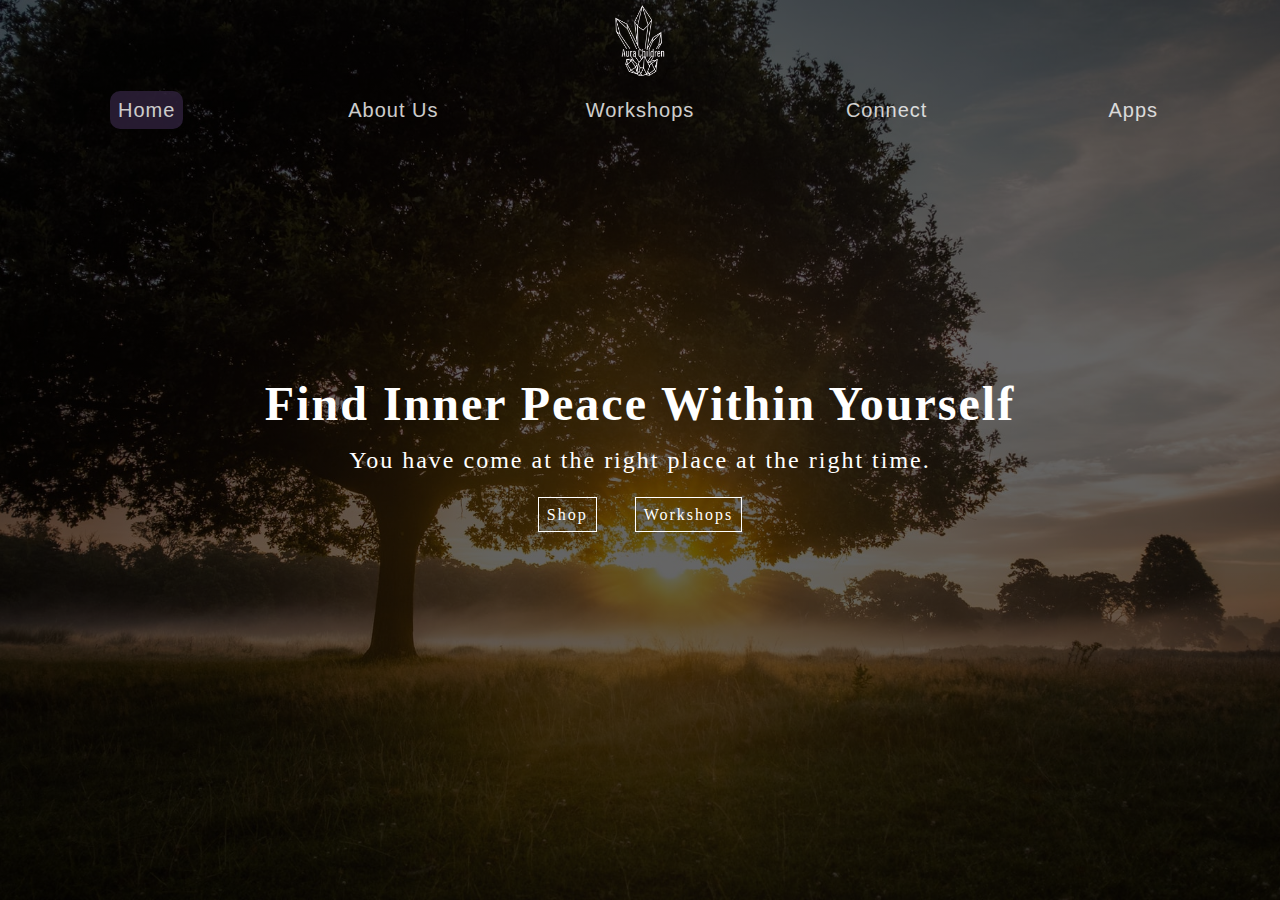
<file: index.html>
<!DOCTYPE html>
<html lang="en">
  <head>
    <meta charset="UTF-8" />
    <meta name="viewport" content="width=device-width, initial-scale=1.0" />
    <title>Aura Children</title>
    <link rel="stylesheet" href="styles/general.css" />
    <link rel="stylesheet" href="styles/home.css" />
  </head>
  <body>
    <header class="home-banner">
      <div class="nav-bar">
        <div class="logo">
          <img src="images/logo-1.png" alt="" />
        </div>
        <ul class="main-nav">
          <li>
            <a
              href="index.html"
              style="
                background-color: #30223d;
                padding: 0.5rem;
                border-radius: 10px;
              "
              >Home</a
            >
          </li>
          <li><a href="about-us.html">About Us</a></li>
          <li><a href="workshop.html">Workshops </a></li>
          <li><a href="connect.html">Connect</a></li>
          <li>
            <a href="#">Apps</a>
            <ul>
              <li><a href="spirit-animal.html">Spirit Animal</a></li>
              <li><a href="tarot.html">Tarot Cards</a></li>
            </ul>
          </li>
        </ul>
        <div class="hamburger">
          <div class="line1"></div>
          <div class="line2"></div>
          <div class="line3"></div>
        </div>
      </div>
      <div class="tagline">
        <h1>Find Inner Peace Within Yourself</h1>
        <p>You have come at the right place at the right time.</p>
        <div class="tagline-links">
          <a href="http://www.aura-children.myshopify.com" target="_blank"
            >Shop</a
          >
          <a href="workshop.html">Workshops</a>
        </div>
      </div>
    </header>

    <script src="app.js"></script>
  </body>
</html>
</file>
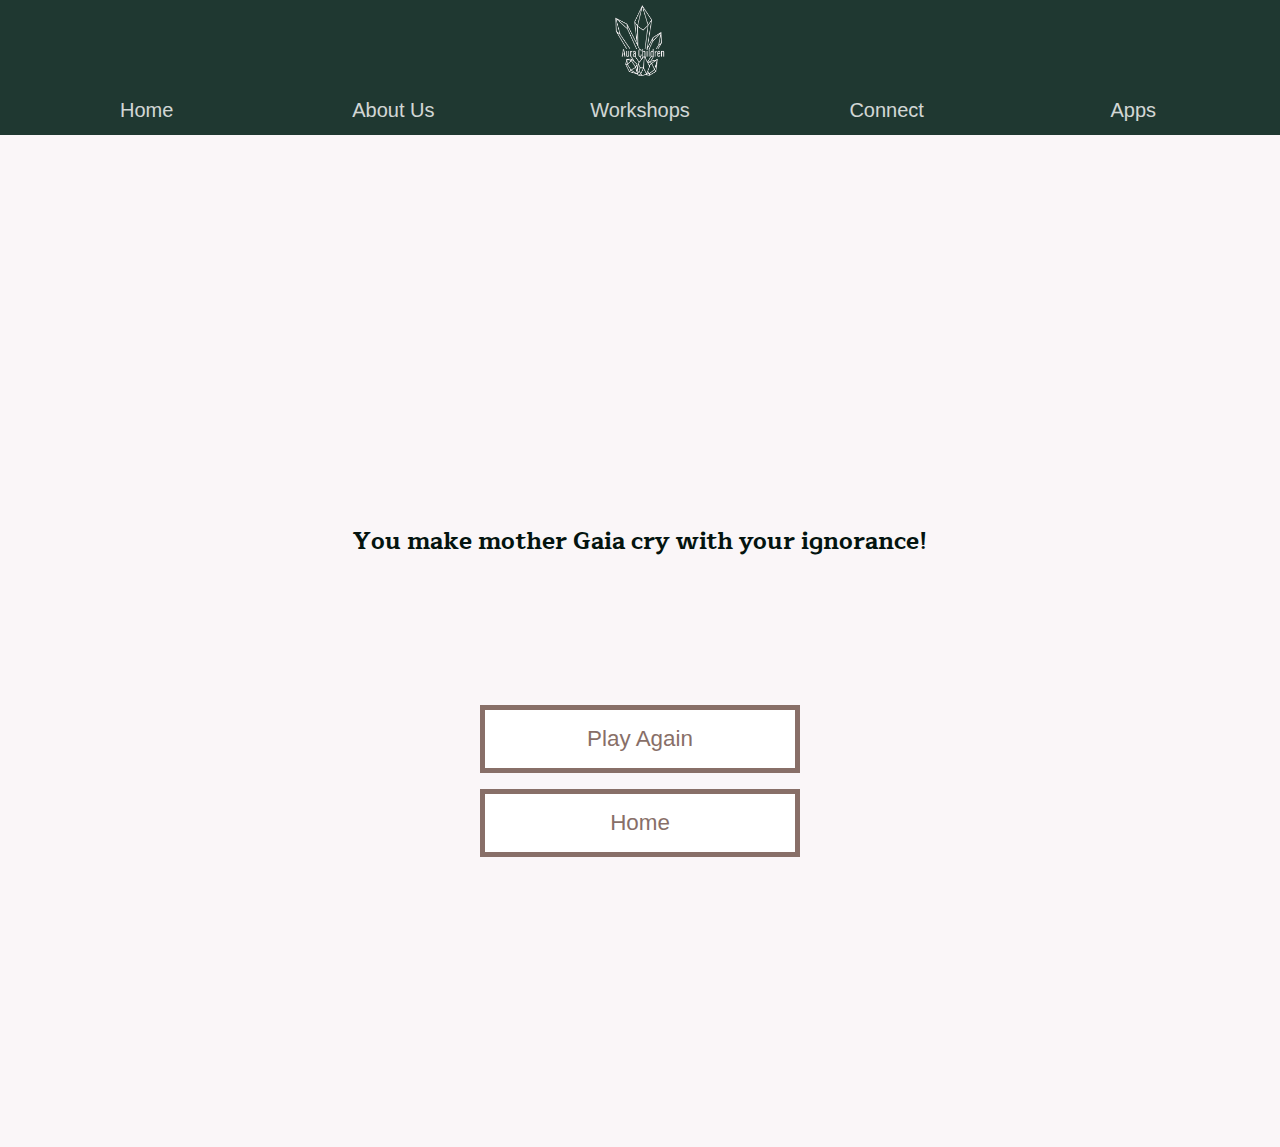
<file: end.html>
<!DOCTYPE html>
<html lang="en">
  <head>
    <meta charset="UTF-8" />
    <meta name="viewport" content="width=device-width, initial-scale=1.0" />
    <link rel="stylesheet" href="./css/app.css" />
    <title>Are You a Supreme Being of Light?</title>
  </head>

  <body>
    <header class="home-banner">
      <div class="nav-bar">
        <div class="logo">
          <img src="images/logo-1.png" alt="" />
        </div>
        <ul class="main-nav">
          <li>
            <a href="index.html">Home</a>
          </li>
          <li><a href="pages/about-us.html">About Us</a></li>
          <li>
            <a href="pages/workshop.html">Workshops </a>
            <ul>
              <li>
                <a
                  href="https://aura-children-workshops.netlify.com/"
                  target="_blank"
                  >Booking</a
                >
              </li>
            </ul>
          </li>
          <li><a href="pages/connect.html">Connect</a></li>
          <li>
            <a href="#">Apps</a>
            <ul>
              <li><a href="pages/spirit-animal.html">Spirit Animal</a></li>
              <li><a href="tarot.html">Tarot Cards</a></li>
              <li><a href="quiz.html">Quiz</a></li>
            </ul>
          </li>
        </ul>
        <div class="hamburger">
          <div class="line1"></div>
          <div class="line2"></div>
          <div class="line3"></div>
        </div>
      </div>
    </header>

    <main class="container">
      <div id="end" class="justify-center flex-column">
        <h2 id="message"></h2>

        <h1 id="finalScore"></h1>
        <a href="./game.html"><button class="btn">Play Again</button></a>
        <a href="./"><button class="btn">Home</button></a>
      </div>
    </main>

    <script src="./js/end.js"></script>
    <script src="./app.js"></script>
  </body>
</html>
</file>
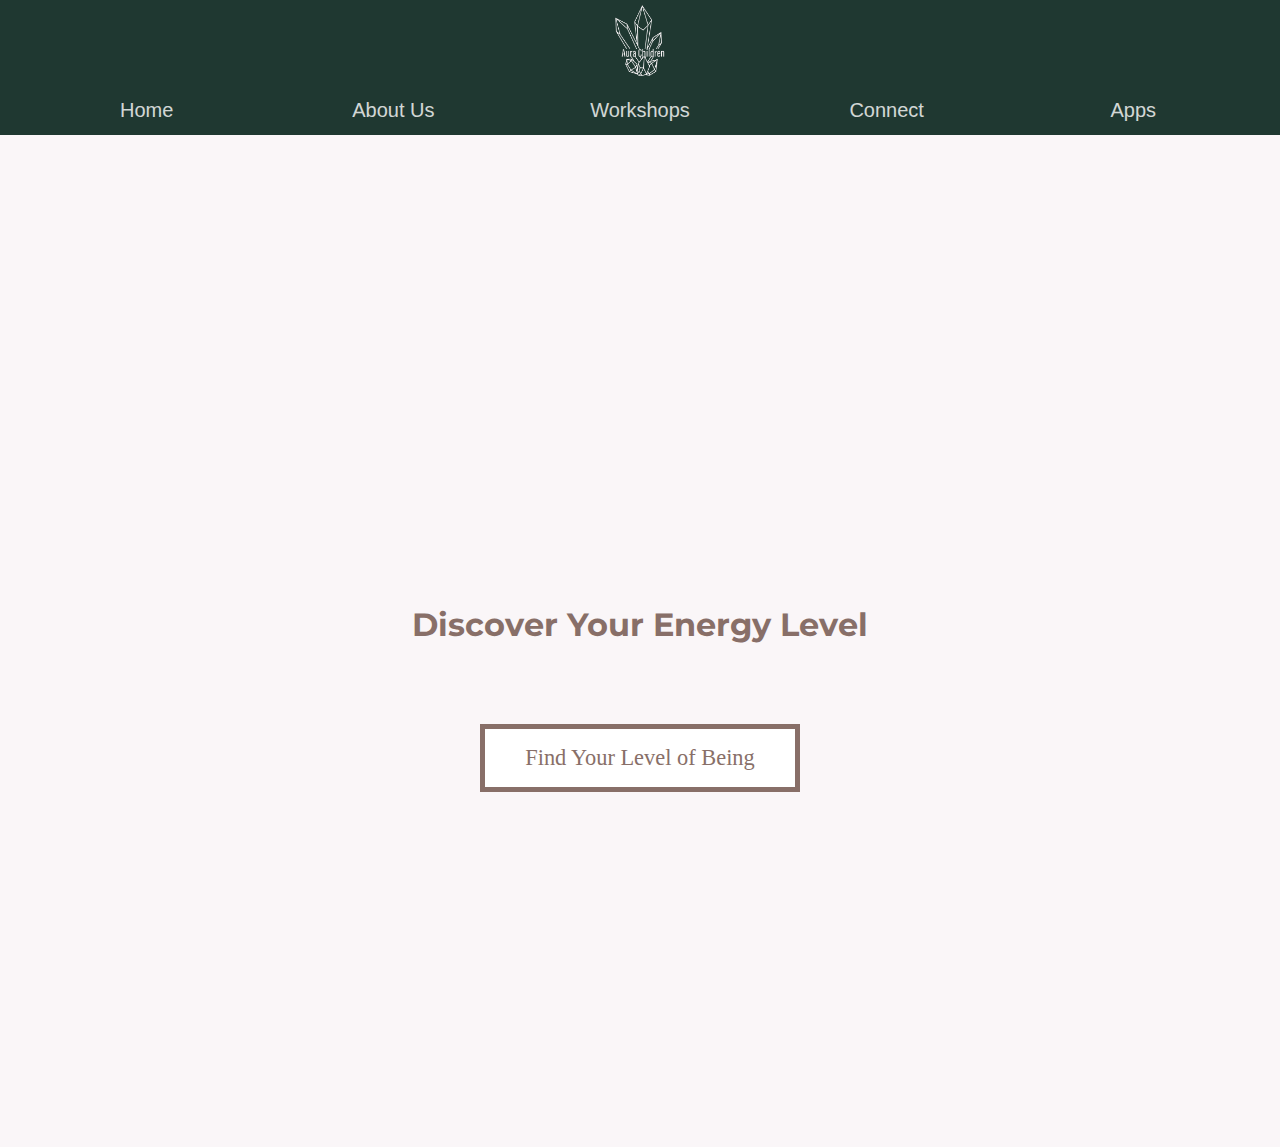
<file: quiz.html>
<!DOCTYPE html>
<html lang="en">
  <head>
    <meta charset="UTF-8" />
    <meta name="viewport" content="width=device-width, initial-scale=1.0" />
    <link rel="stylesheet" href="./css/normalize.css" />
    <link rel="stylesheet" href="./css/app.css" />
    <title>Are You a Supreme Being of Light?</title>
  </head>

  <body>
    <header class="home-banner">
      <div class="nav-bar">
        <div class="logo">
          <img src="images/logo-1.png" alt="" />
        </div>
        <ul class="main-nav">
          <li>
            <a href="index.html">Home</a>
          </li>
          <li><a href="pages/about-us.html">About Us</a></li>
          <li>
            <a href="pages/workshop.html">Workshops </a>
            <ul>
              <li>
                <a
                  href="https://aura-children-workshops.netlify.com/"
                  target="_blank"
                  >Booking</a
                >
              </li>
            </ul>
          </li>
          <li><a href="pages/connect.html">Connect</a></li>
          <li>
            <a href="#">Apps</a>
            <ul>
              <li><a href="pages/spirit-animal.html">Spirit Animal</a></li>
              <li><a href="tarot.html">Tarot Cards</a></li>
              <li><a href="quiz.html">Quiz</a></li>
            </ul>
          </li>
        </ul>
        <div class="hamburger">
          <div class="line1"></div>
          <div class="line2"></div>
          <div class="line3"></div>
        </div>
      </div>
    </header>

    <div class="container">
      <div id="home" class="flex-center flex-column">
        <h1>Discover Your Energy Level</h1>
        <a class="btn" href="./game.html">Find Your Level of Being</a>
      </div>
    </div>

    <script src="./app.js"></script>
  </body>
</html>
</file>
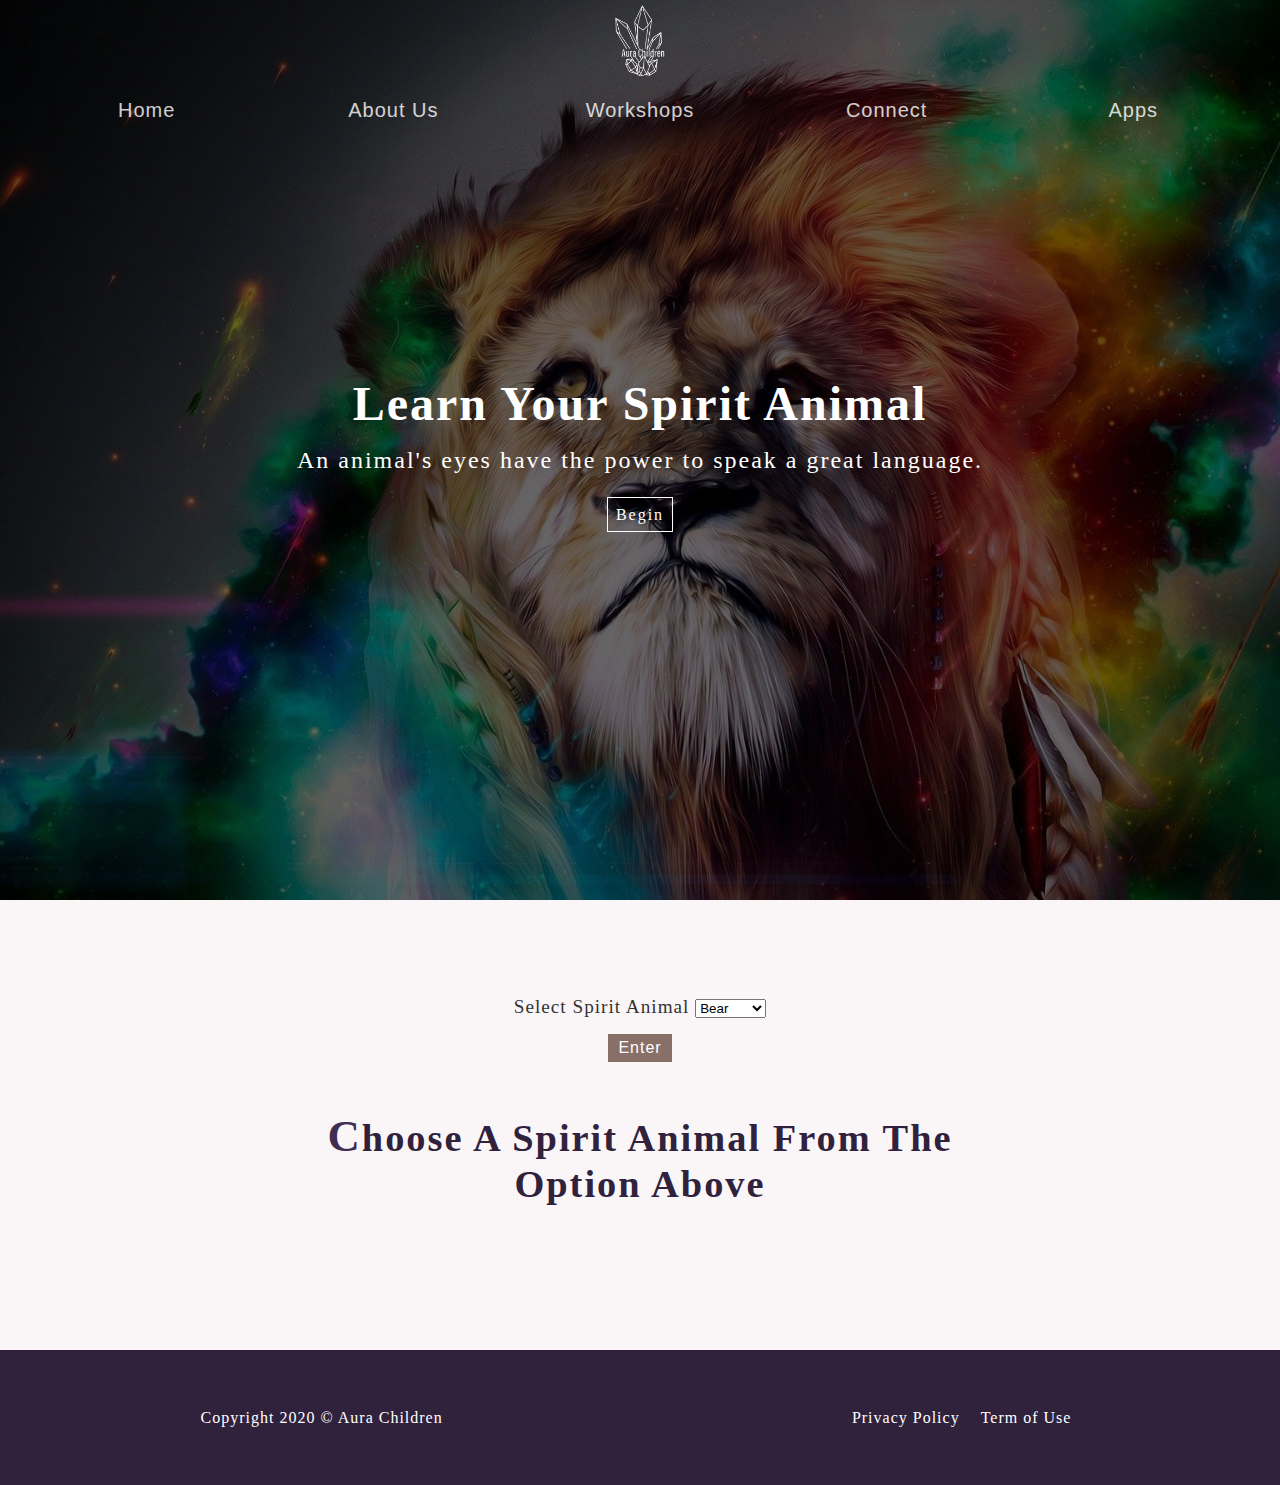
<file: spirit-animal.html>
<!DOCTYPE html>
<html lang="en">
  <head>
    <meta charset="UTF-8" />
    <meta name="viewport" content="width=device-width, initial-scale=1.0" />
    <title>Aura Children</title>
    <link rel="stylesheet" href="styles/general.css" />
    <link rel="stylesheet" href="styles/spirit-animal.css" />
  </head>

  <body>
    <header class="spirit-animal-banner">
      <div class="nav-bar">
        <div class="logo">
          <img src="images/logo-1.png" alt="" />
        </div>
        <ul class="main-nav">
          <li>
            <a href="index.html">Home</a>
          </li>
          <li><a href="about-us.html">About Us</a></li>
          <li><a href="workshop.html">Workshops </a></li>
          <li><a href="connect.html">Connect</a></li>
          <li>
            <a href="spirit-animal.html">Apps</a>
            <ul>
              <li>
                <a href="#">Spirit Animal</a>
              </li>
              <li><a href="tarot.html">Tarot Cards</a></li>
            </ul>
          </li>
        </ul>
        <div class="hamburger">
          <div class="line1"></div>
          <div class="line2"></div>
          <div class="line3"></div>
        </div>
      </div>
      <div class="tagline">
        <h1>Learn Your Spirit Animal</h1>
        <p>An animal's eyes have the power to speak a great language.</p>
        <div class="tagline-links">
          <a href="#spirit-animal-container">Begin</a>
        </div>
      </div>
    </header>

    <main class="spirit-animal-container" id="spirit-animal-container">
      <label for="spirit-animals" class="spirit-animal-label"
        >Select Spirit Animal
      </label>
      <select name="spirit-animals" id="spirit-animals">
        <option value="bear">Bear</option>
        <option value="wolf">Wolf</option>
        <option value="panther">Panther</option>
        <option value="lion">Lion</option>
        <option value="owl">Owl</option>
        <option value="turtle">Turtle</option>
        <option value="butterfly">Butterfly</option>
        <option value="eagle">Eagle</option>
        <option value="hawk">Hawk</option>
      </select>
      <button class="spirit-animal-button">Enter</button>
      <div class="spirit-animal-content"></div>
    </main>

    <footer>
      <div>
        Copyright 2020 &#169; Aura Children
      </div>
      <div>
        <a href="#">Privacy Policy</a>
        <a href="#">Term of Use</a>
      </div>
    </footer>

    <script src="app.js"></script>
  </body>
</html>
</file>
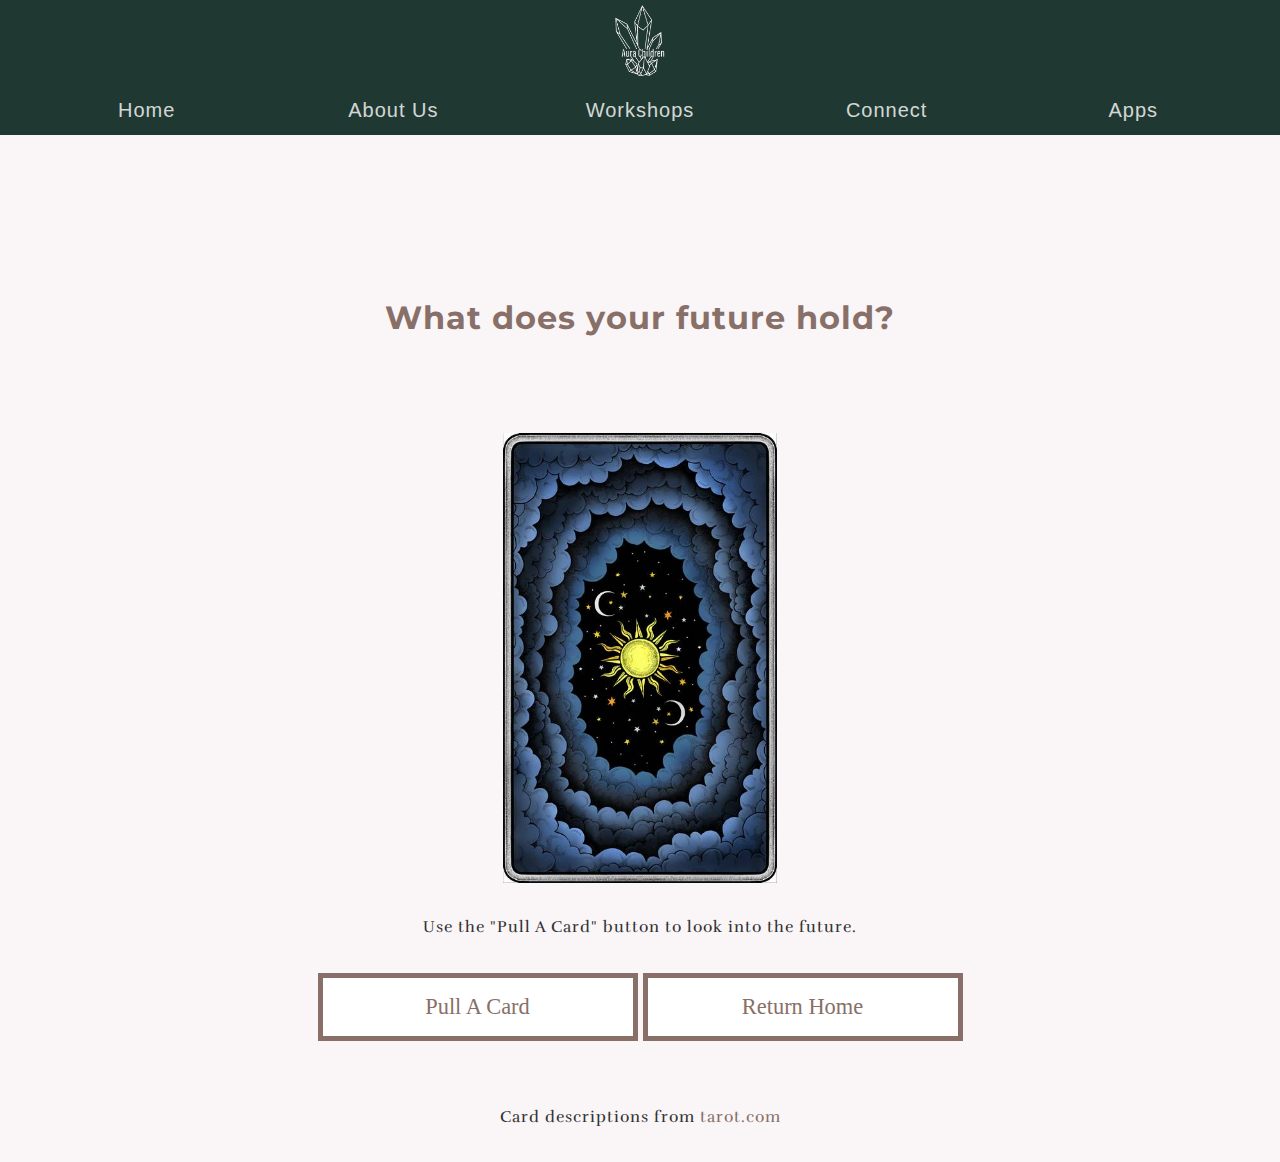
<file: tarot.html>
<!DOCTYPE html>
<html lang="en">
  <head>
    <meta charset="UTF-8" />
    <meta name="viewport" content="width=device-width, initial-scale=1.0" />
    <link rel="stylesheet" href="styles/normalize.css" />
    <link rel="stylesheet" href="styles/tarot.css" />
    <title>Tarot Card Game</title>
  </head>

  <header class="home-banner">
    <div class="nav-bar">
      <div class="logo">
        <img src="images/logo-1.png" alt="" />
      </div>
      <ul class="main-nav">
        <li>
          <a href="index.html">Home</a>
        </li>
        <li><a href="about-us.html">About Us</a></li>
        <li><a href="workshop.html">Workshops </a></li>
        <li><a href="connect.html">Connect</a></li>
        <li>
          <a href="#">Apps</a>
          <ul>
            <li><a href="spirit-animal.html">Spirit Animal</a></li>
            <li><a href="tarot.html">Tarot Cards</a></li>
          </ul>
        </li>
      </ul>
      <div class="hamburger">
        <div class="line1"></div>
        <div class="line2"></div>
        <div class="line3"></div>
      </div>
    </div>
  </header>

  <body>
    <main class="wrapper">
      <h1 class="title">What does your future hold?</h1>

      <div class="container">
        <h2 id="tarotTitle"></h2>

        <img
          id="image"
          src="./img/titleCard.jpg"
          alt="A picture of a Tarot Card"
        />

        <p id="tarotMeaning">
          Use the "Pull A Card" button to look into the future.
        </p>
      </div>

      <div class="controls">
        <button class="btn" id="pullCard">Pull A Card</button>
        <a href="./"><button class="btn">Return Home</button></a>
      </div>

      <p class="disclaimer">
        Card descriptions from <a href="https://www.tarot.com/">tarot.com</a>
      </p>
    </main>

    <script src="tarot.js"></script>
    <script src="app.js"></script>
  </body>
</html>
</file>
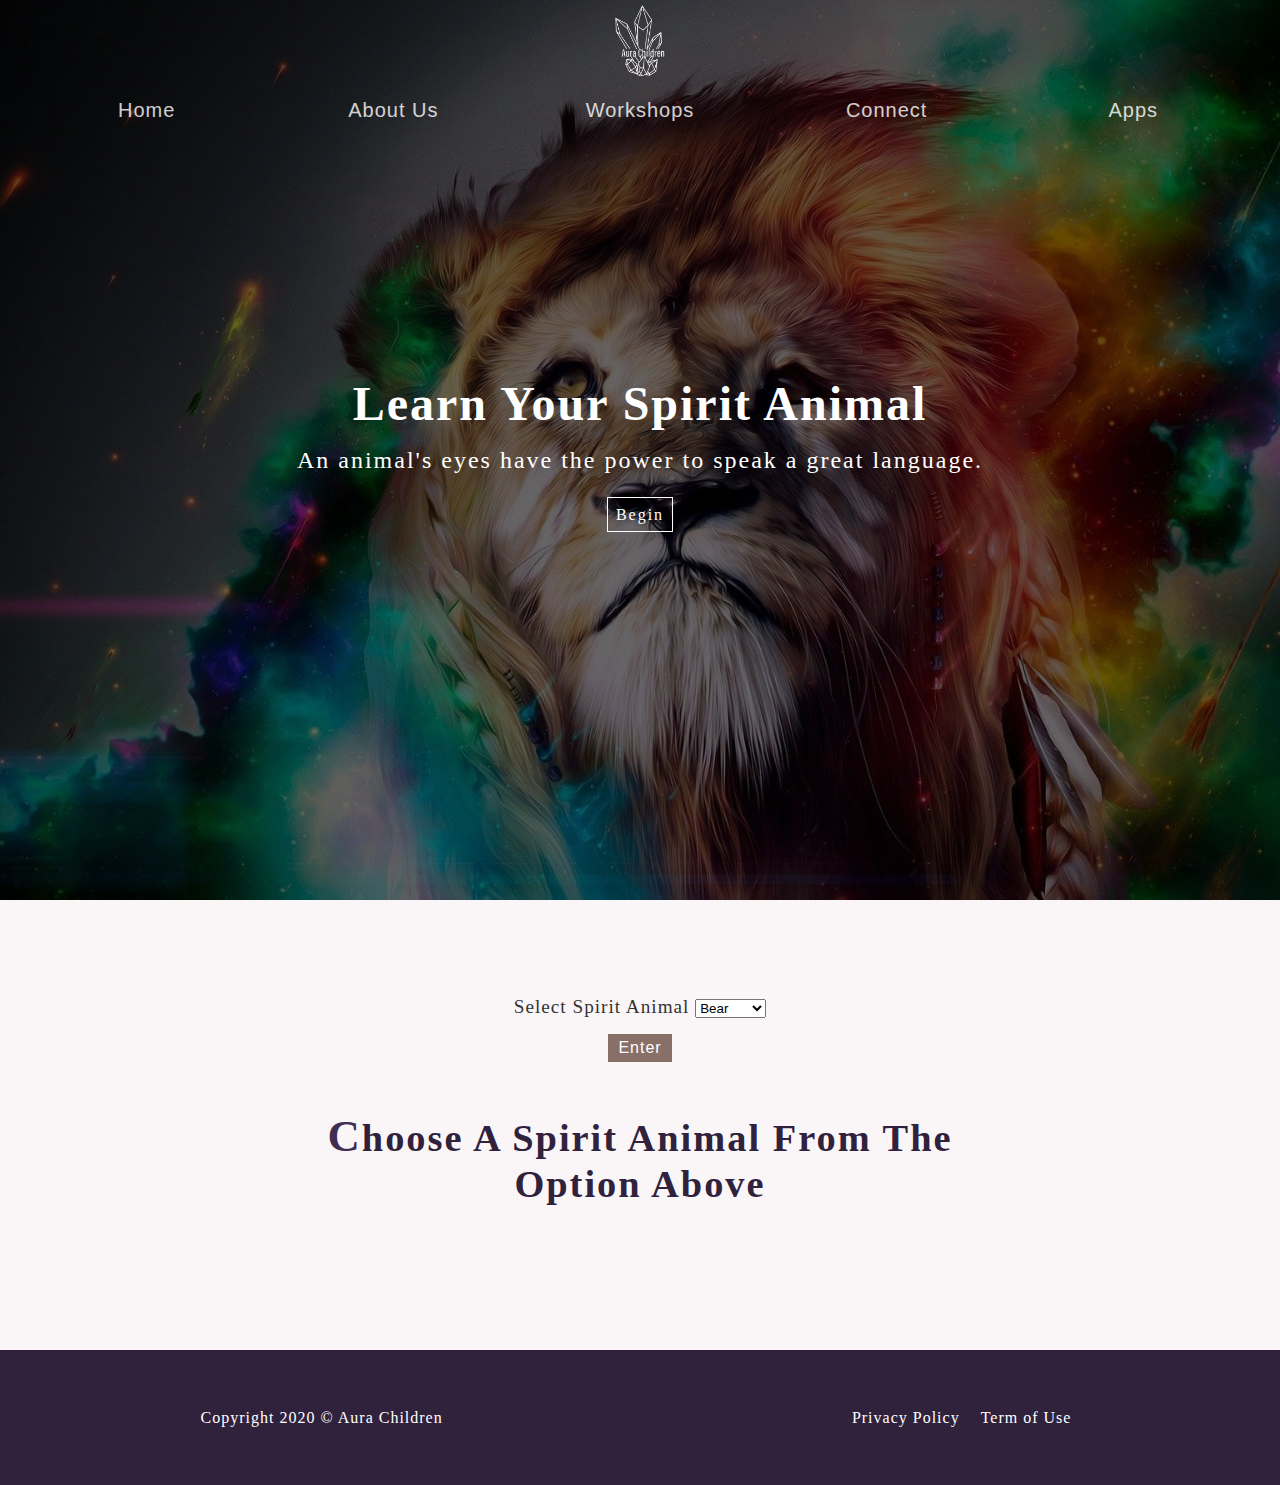
<file: pages/spirit-animal.html>
<!DOCTYPE html>
<html lang="en">
  <head>
    <meta charset="UTF-8" />
    <meta name="viewport" content="width=device-width, initial-scale=1.0" />
    <title>Aura Children</title>
    <link rel="stylesheet" href="../styles/general.css" />
    <link rel="stylesheet" href="../styles/spirit-animal.css" />
  </head>

  <body>
    <header class="spirit-animal-banner">
      <div class="nav-bar">
        <div class="logo">
          <img src="../images/logo-1.png" alt="" />
        </div>
        <ul class="main-nav">
          <li>
            <a href="../index.html">Home</a>
          </li>
          <li><a href="about-us.html">About Us</a></li>
          <li>
            <a href="workshop.html">Workshops </a>
            <ul>
              <li>
                <a
                  href="https://aura-children-workshops.netlify.com/"
                  target="_blank"
                  >Booking</a
                >
              </li>
            </ul>
          </li>
          <li><a href="connect.html">Connect</a></li>
          <li>
            <a href="spirit-animal.html">Apps</a>
            <ul>
              <li>
                <a href="#">Spirit Animal</a>
              </li>
              <li><a href="../tarot.html">Tarot Cards</a></li>
              <li><a href="../quiz.html">Quiz</a></li>
            </ul>
          </li>
        </ul>
        <div class="hamburger">
          <div class="line1"></div>
          <div class="line2"></div>
          <div class="line3"></div>
        </div>
      </div>
      <div class="tagline">
        <h1>Learn Your Spirit Animal</h1>
        <p>An animal's eyes have the power to speak a great language.</p>
        <div class="tagline-links">
          <a href="#spirit-animal-container">Begin</a>
        </div>
      </div>
    </header>

    <main class="spirit-animal-container" id="spirit-animal-container">
      <label for="spirit-animals" class="spirit-animal-label"
        >Select Spirit Animal
      </label>
      <select name="spirit-animals" id="spirit-animals">
        <option value="bear">Bear</option>
        <option value="wolf">Wolf</option>
        <option value="panther">Panther</option>
        <option value="lion">Lion</option>
        <option value="owl">Owl</option>
        <option value="turtle">Turtle</option>
        <option value="butterfly">Butterfly</option>
        <option value="eagle">Eagle</option>
        <option value="hawk">Hawk</option>
        <option value="fox">Fox</option>
        <option value="swan">Swan</option>
      </select>
      <button class="spirit-animal-button">Enter</button>
      <div class="spirit-animal-content"></div>
    </main>

    <footer>
      <div>
        Copyright 2020 &#169; Aura Children
      </div>
      <div>
        <a href="#">Privacy Policy</a>
        <a href="#">Term of Use</a>
      </div>
    </footer>

    <script src="../app.js"></script>
  </body>
</html>
</file>
<file: styles/general.css>
* {
  margin: 0;
  padding: 0;
  box-sizing: border-box;
  scroll-behavior: smooth;
}

body {
  background-color: #faf6f8;
  color: #333;
  letter-spacing: 1px;
  overflow-x: hidden;
}

h3 {
  letter-spacing: 2px;
  margin-bottom: 0.8rem;
  font-size: 1.3rem;
  color: #000;
}

li {
  list-style-type: none;
}

a {
  color: black;
  text-decoration: none;
}

ul {
  margin: 0px;
  padding: 0px;
  list-style: none;
  font-family: arial;
}

ul li {
  float: left;
  width: 200px;
  height: 40px;
  opacity: 0.8;
  line-height: 40px;
  text-align: center;
  font-size: 20px;
}

ul li ul li {
  display: none;
  background-color: #04140f;
}

ul li:hover ul li {
  display: block;
}

.logo img {
  width: 50px;
  height: auto;
}

.nav-bar {
  display: flex;
  flex-wrap: wrap;
  min-height: 15vh;
  align-items: center;
  text-align: center;
}

.logo {
  flex: 1 1 20rem;
  letter-spacing: 2px;
  font-weight: lighter;
}

.main-nav {
  display: flex;
  justify-content: space-evenly;
  flex: 1 1 20rem;
}

.main-nav a {
  color: #fff;
}

.main-nav a:hover {
  color: #886f68;
}

.tagline {
  color: #fff;
  font-weight: lighter;
  display: flex;
  flex-direction: column;
  justify-content: center;
  align-items: center;
  text-align: center;
  height: 70vh;
  letter-spacing: 2px;
}

.tagline h1 {
  margin-bottom: 1rem;
  font-size: 1.8rem;
}

.tagline a {
  color: #fff;
  margin-top: 1rem;
  border: 1px solid #fff;
  padding: 0.5rem;
}

.tagline a:hover {
  border-color: #886f68;
}

.tagline-links {
  margin-top: 2rem;
}

.tagline-links a {
  color: #fff;
  border: 1px solid #fff;
  padding: 0.5rem;
  margin: auto 1rem;
}

.tagline-links a:hover {
  border-color: #886f68;
}

@keyframes intro {
  from {
    opacity: 0;
  }
  to {
    opacity: 1;
  }
}

.hamburger {
  position: fixed;
  cursor: pointer;
  top: 5%;
  right: 5%;
  z-index: 4;
}

.hamburger div {
  width: 25px;
  height: 3px;
  background-color: #999;
  margin-bottom: 7px;
  transition: 0.2s ease-in;
}

/* HAMBURGER MENU ANIMATIONS */

.active {
  transform: translateX(-100%);
}

.toggle .line1 {
  transform: rotateZ(-405deg) translate(-8px, 6px);
}

.toggle .line2 {
  opacity: 0;
}

.toggle .line3 {
  transform: rotateZ(405deg) translate(-8px, -6px);
}

@media (min-width: 910px) {
  .hamburger {
    display: none;
  }
}

@media (max-width: 909px) {
  .main-nav {
    position: fixed;
    top: 0;
    left: 100%;
    flex-direction: column;
    background-color: rgba(7, 35, 27, 0.9);
    height: 100vh;
    width: 35%;
    transition: 0.1s ease-in;
    z-index: 2;
  }
  ul li ul li {
    display: none;
    background-color: transparent;
  }
}

@media (min-width: 620px) {
  footer {
    display: flex;
    justify-content: space-around;
    align-items: center;
  }
}

@media (min-width: 800px) {
  .tagline h1 {
    font-size: 3rem;
  }

  .tagline p {
    font-size: 1.5rem;
  }

  .content3 h3 {
    font-size: 3rem;
    padding: 2rem;
  }
}

footer {
  height: 15vh;
  background-color: #30223d;
  color: #fff;
  text-align: center;
  font-style: initial;
}

footer div {
  padding: 1rem;
}

footer a {
  color: #fff;
  margin: auto 0.5rem;
}

/* FAF6F8 - Background colour
04140F - Paragraph colours (not included, but it's the green darker)
30223D - Header colour
7D98A1 - Subheader colour
07231B and 886F68 - Accent colours for box's, buttons, hovers, etc.
Rufina - Headers
Montserrat - Subheaders, Nav bar
Maitree - Paragraph
*/
</file>
<file: styles/home.css>
.home-banner {
  height: 100vh;
  background-image: linear-gradient(
      to right bottom,
      rgba(0, 0, 0, 0.6),
      rgba(0, 0, 0, 0.6)
    ),
    url("../images/hero-banner.jpg");
  background-position: center;
  background-repeat: no-repeat;
  background-size: cover;
  position: relative;
}
</file>
<file: css/app.css>
/********
Fonts
*********/

@import url("https://fonts.googleapis.com/css2?family=Maitree&family=Montserrat&family=Rufina&display=swap");

/* font-family: 'Rufina', serif;
font-family: 'Montserrat', sans-serif;
font-family: 'Maitree', serif; */

/***********
General 
************/

* {
  box-sizing: border-box;
  margin: 0;
  padding: 0;
}

body {
  background-color: #faf6f8;
  color: #04140f;
}

h1,
h2,
h3,
h4 {
  margin-bottom: 1rem;
  font-family: "Maitree", serif;
}

h1 {
  color: #886f68;
  margin-bottom: 5rem;
  font-family: "Montserrat", sans-serif;
}

h1 > span {
  font-weight: 500;
}

h2 {
  margin-bottom: 4rem;
  font-weight: 700;
}

h3 {
  font-weight: 500;
}

p {
  font-family: "Rufina", serif;
}

/***********
Utilities 
************/

.container {
  width: 100vw;
  height: 100vh;
  display: flex;
  justify-content: center;
  align-items: center;
  max-width: 80rem;
  margin: 0 auto;
  padding: 2rem;
}

.container > * {
  width: 100%;
}

.flex-column {
  display: flex;
  flex-direction: column;
}

.flex-center {
  justify-content: center;
  align-items: center;
}

.justify-center {
  justify-content: center;
}

.text-center {
  text-align: center;
}

.hidden {
  display: none;
}

/********
Buttons 
*********/

.btn {
  font-size: 1.4rem;
  padding: 1rem 0;
  width: 20rem;
  text-align: center;
  border: solid #886f68 5px;
  margin-bottom: 1rem;
  text-decoration: none;
  color: #886f68;
  background-color: white;
}

.btn:hover {
  cursor: pointer;
  box-shadow: 0 0.4rem 1.4rem 0 #886f68;
  transform: translateY(-1px);
}

.btn[disabled]:hover {
  cursor: not-allowed;
  box-shadow: none;
  transform: none;
}

/***********
End game page 
************/

#end {
  display: flex;
  justify-content: center;
  align-items: center;
}

a {
  color: black;
  text-decoration: none;
}

ul {
  margin: 0px;
  padding: 0px;
  list-style: none;
  font-family: arial;
}

ul li {
  float: left;
  width: 200px;
  height: 40px;
  opacity: 0.8;
  line-height: 40px;
  text-align: center;
  font-size: 20px;
}

ul li ul li {
  display: none;
  background-color: #04140f;
}

ul li:hover ul li {
  display: block;
}
.logo img {
  width: 50px;
  height: auto;
}

.nav-bar {
  display: flex;
  flex-wrap: wrap;
  min-height: 15vh;
  align-items: center;
  text-align: center;
  background-color: rgba(7, 35, 27, 0.9);
  margin-bottom: 7rem;
}

.logo {
  flex: 1 1 20rem;
  letter-spacing: 2px;
  font-weight: lighter;
}

.main-nav {
  display: flex;
  justify-content: space-evenly;
  flex: 1 1 20rem;
}

.main-nav a {
  color: #fff;
}

.main-nav a:hover {
  color: #886f68;
}

.hamburger {
  position: fixed;
  cursor: pointer;
  top: 5%;
  right: 5%;
  z-index: 4;
}

.hamburger div {
  width: 25px;
  height: 3px;
  background-color: #999;
  margin-bottom: 7px;
  transition: 0.2s ease-in;
}

/* HAMBURGER MENU ANIMATIONS */

.active {
  transform: translateX(-100%);
}

.toggle .line1 {
  transform: rotateZ(-405deg) translate(-8px, 6px);
}

.toggle .line2 {
  opacity: 0;
}

.toggle .line3 {
  transform: rotateZ(405deg) translate(-8px, -6px);
}

/**************
Media Queries
***************/

@media screen and (max-width: 710px) {
  .controls {
    display: flex;
    flex-direction: column;
  }
}

@media (min-width: 910px) {
  .hamburger {
    display: none;
  }
}

@media (max-width: 909px) {
  .main-nav {
    position: fixed;
    top: 0;
    left: 100%;
    flex-direction: column;
    background-color: rgba(7, 35, 27, 0.9);
    height: 100vh;
    width: 35%;
    transition: 0.1s ease-in;
    z-index: 2;
  }

  ul li ul li {
    display: none;
    background-color: transparent;
  }
}
</file>
<file: styles/spirit-animal.css>
.spirit-animal-banner {
  height: 100vh;
  background-image: linear-gradient(
      to right bottom,
      rgba(0, 0, 0, 0.6),
      rgba(0, 0, 0, 0.6)
    ),
    url("../images/sa-banner.jpg");
  background-position: center;
  background-repeat: no-repeat;
  background-size: cover;
  position: relative;
}

.spirit-animal-container {
  max-width: 90%;
  margin: 5rem auto;
  text-align: center;
  padding: 1rem;
}

.spirit-animal-label {
  font-size: 1.2rem;
}

button {
  display: block;
  margin: 1rem auto;
  background-color: #886f68;
  border: none;
  color: white;
  padding: 5px 10px;
  text-decoration: none;
  font-size: 16px;
  cursor: pointer;
  letter-spacing: 1px;
}

button:hover {
  opacity: 0.9;
}

.spirit-animal-container img {
  width: 100%;
  height: 300px;
  margin-bottom: 2rem;
  object-fit: contain;
  animation: fade-in 0.5s ease-in;
}

h3 {
  font-size: 2.4rem;
  color: #30223d;
}

h3::first-letter {
  font-size: 2.8rem;
  color: #402d52;
}
h4 {
  font-size: 2rem;
  font-weight: lighter;
  margin: 3rem auto;
  color: #7d98a1;
}

.animal-info,
.animal-dream {
  text-align: left;
  margin: 1rem auto;
  font-size: 1.2rem;
  line-height: 2rem;
  color: #333;
}

.spirit-animal-content {
  margin: 3rem auto;
}

.symbol-bullets ul {
  margin: auto;
  padding: auto;
}

.symbol-bullets li {
  list-style-type: circle;
  font-size: 1.3rem;
  text-align: left;
  line-height: 2rem;
  margin: 1rem auto;
  color: #333;
  float: none;
  width: auto;
  height: auto;
  opacity: 1;
}

.animal-content {
  animation: entrance 0.3s ease-in;
}

@media (min-width: 1000px) {
  .spirit-animal-container {
    max-width: 60%;
  }
}

@keyframes fade-in {
  from {
    opacity: 0;
  }

  to {
    opacity: 1;
  }
}

@keyframes entrance {
  from {
    transform: translateX(100%);
  }

  to {
    transform: translateX(0%);
  }
}
</file>
<file: styles/tarot.css>
/*********
Fonts 
**********/

@import url("https://fonts.googleapis.com/css2?family=Maitree&family=Montserrat&family=Rufina&display=swap");

/* font-family: 'Rufina', serif;
font-family: 'Montserrat', sans-serif;
font-family: 'Maitree', serif; */

/**********
General
***********/

* {
  box-sizing: border-box;
  margin: 0;
  padding: 0;
}

body {
  background-color: #faf6f8;
  color: #04140f;
  width: 100vw;
  height: 100vh;
}

img {
  display: inline-block;
}

h1,
h2,
h3,
h4 {
  margin-bottom: 1rem;
  font-family: "Maitree", serif;
}

h1 {
  color: #886f68;
  font-family: "Montserrat", sans-serif;
}

h1 > span {
  font-weight: 500;
}

h2 {
  font-weight: 700;
}

h3 {
  font-weight: 500;
}

p {
  font-family: "Rufina", serif;
  line-height: 1.6rem;
}

/***********
Utilities 
************/

.title {
  text-align: center;
}

#image {
  height: 50vh;
  margin: 2rem;
}

.wrapper {
  display: flex;
  flex-direction: column;
  justify-content: center;
  align-items: center;
  max-width: 80rem;
  margin: 0 auto;
  padding: 2rem;
}

.container {
  margin: 2rem;
  display: flex;
  flex-direction: column;
  justify-content: center;
  align-items: center;
}

#tarotMeaning {
  max-width: 75ch;
}

/*********
Buttons 
**********/

.btn {
  font-size: 1.4rem;
  padding: 1rem 0;
  width: 20rem;
  text-align: center;
  border: solid #886f68 5px;
  margin-bottom: 1rem;
  text-decoration: none;
  color: #886f68;
  background-color: white;
}

.btn:hover {
  cursor: pointer;
  box-shadow: 0 0.4rem 1.4rem 0 #886f68;
  transform: translateY(-1px);
  /* transition: transform 150ms; */
}

.btn[disabled]:hover {
  cursor: not-allowed;
  box-shadow: none;
  transform: none;
}

.disclaimer {
  margin-top: 3rem;
}

.disclaimer a {
  text-decoration: none;
  color: #886f68;
}

* {
  margin: 0;
  padding: 0;
  box-sizing: border-box;
  scroll-behavior: smooth;
}

body {
  background-color: #faf6f8;
  color: #333;
  letter-spacing: 1px;
  overflow-x: hidden;
}

h3 {
  letter-spacing: 2px;
  margin-bottom: 0.8rem;
  font-size: 1.3rem;
  color: #000;
}

li {
  list-style-type: none;
}

a {
  color: black;
  text-decoration: none;
}

ul {
  margin: 0px;
  padding: 0px;
  list-style: none;
  font-family: arial;
}

ul li {
  float: left;
  width: 200px;
  height: 40px;
  opacity: 0.8;
  line-height: 40px;
  text-align: center;
  font-size: 20px;
}

ul li ul li {
  display: none;
  background-color: #04140f;
}

ul li:hover ul li {
  display: block;
}
.logo img {
  width: 50px;
  height: auto;
}

.nav-bar {
  display: flex;
  flex-wrap: wrap;
  min-height: 15vh;
  align-items: center;
  text-align: center;
  background-color: rgba(7, 35, 27, 0.9);
  margin-bottom: 7rem;
}

.logo {
  flex: 1 1 20rem;
  letter-spacing: 2px;
  font-weight: lighter;
}

.main-nav {
  display: flex;
  justify-content: space-evenly;
  flex: 1 1 20rem;
}

.main-nav a {
  color: #fff;
}

.main-nav a:hover {
  color: #886f68;
}

.hamburger {
  position: fixed;
  cursor: pointer;
  top: 5%;
  right: 5%;
  z-index: 4;
}

.hamburger div {
  width: 25px;
  height: 3px;
  background-color: #999;
  margin-bottom: 7px;
  transition: 0.2s ease-in;
}

/* HAMBURGER MENU ANIMATIONS */

.active {
  transform: translateX(-100%);
}

.toggle .line1 {
  transform: rotateZ(-405deg) translate(-8px, 6px);
}

.toggle .line2 {
  opacity: 0;
}

.toggle .line3 {
  transform: rotateZ(405deg) translate(-8px, -6px);
}

/**************
Media Queries
***************/

@media screen and (max-width: 710px) {
  .controls {
    display: flex;
    flex-direction: column;
  }
}

@media (min-width: 910px) {
  .hamburger {
    display: none;
  }
}

@media (max-width: 909px) {
  .main-nav {
    position: fixed;
    top: 0;
    left: 100%;
    flex-direction: column;
    background-color: rgba(7, 35, 27, 0.9);
    height: 100vh;
    width: 35%;
    transition: 0.1s ease-in;
    z-index: 2;
  }

  ul li ul li {
    display: none;
    background-color: transparent;
  }
}
</file>
